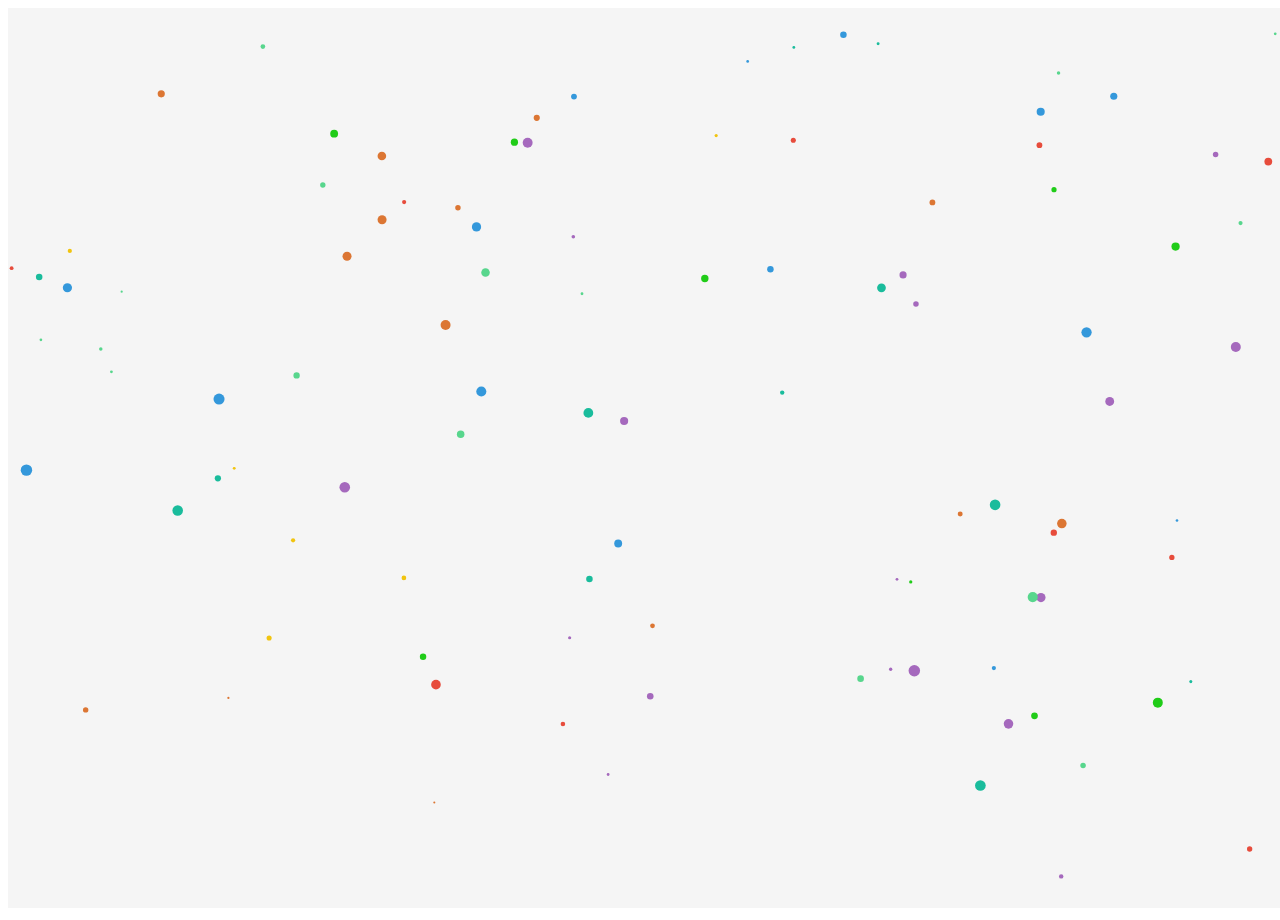
<file: Animated Background/index.html>
<!DOCTYPE html>
<html lang="en">

<head>
    <meta charset="UTF-8">
    <title>Canvas</title>
    <link rel="stylesheet" href="style.css" type="text/css">
</head>

<body>

    <canvas></canvas>

    <script src="https://cdnjs.cloudflare.com/ajax/libs/jquery/3.3.1/jquery.js"></script>
    <script src="script.js"></script>
</body>

</html>
</file>
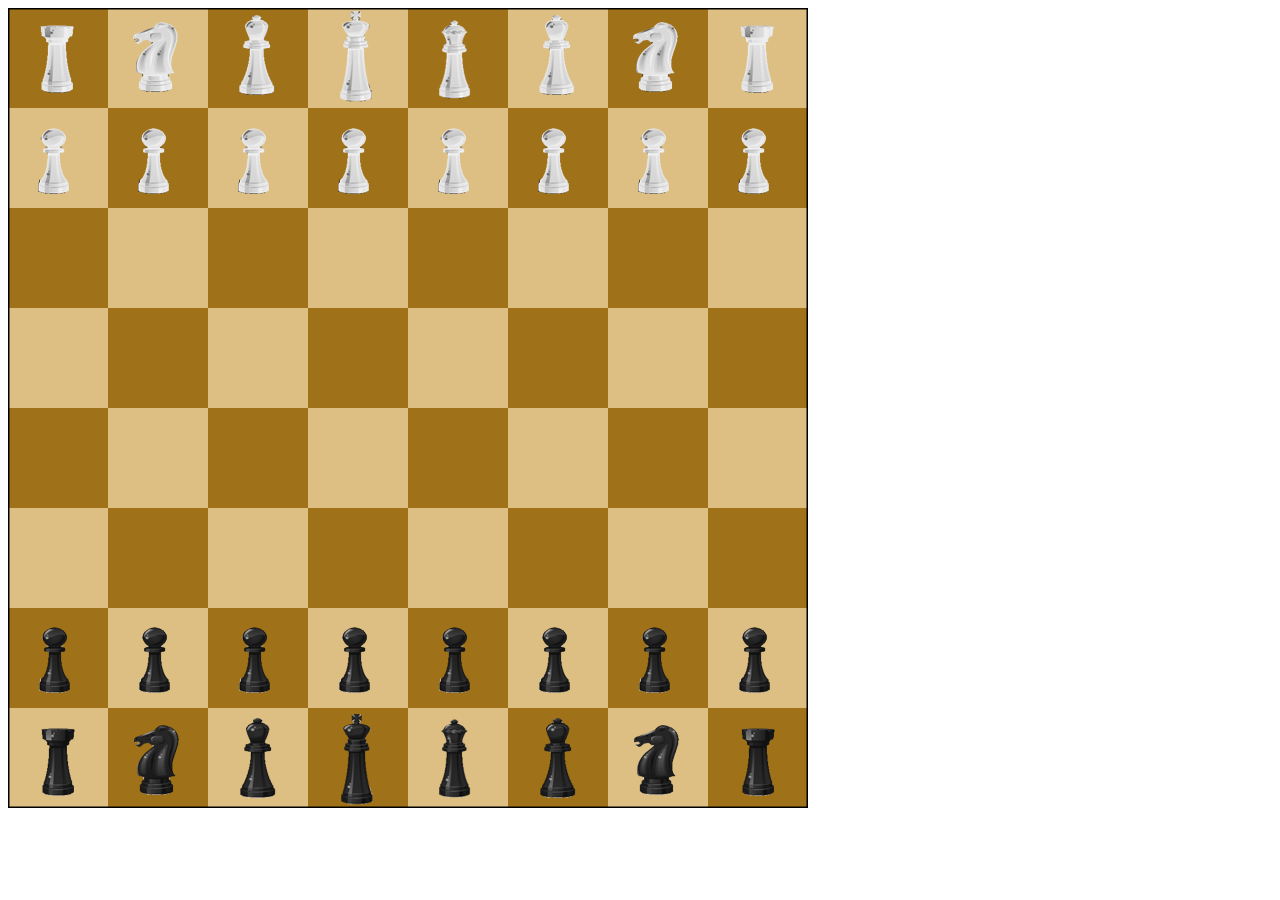
<file: Chess/index.html>
<!DOCTYPE html>
<html lang="en">
	<head>
		<meta charset="utf-8" />
		<title>HTML5 Canvas - Chess board</title>
		<script src='chess_board.js'></script>
	</head>
	<body onload='draw();'>
		<div>
			<canvas id="chess" width="800" height="800"></canvas>
		</div>
	</body>
</html>
</file>
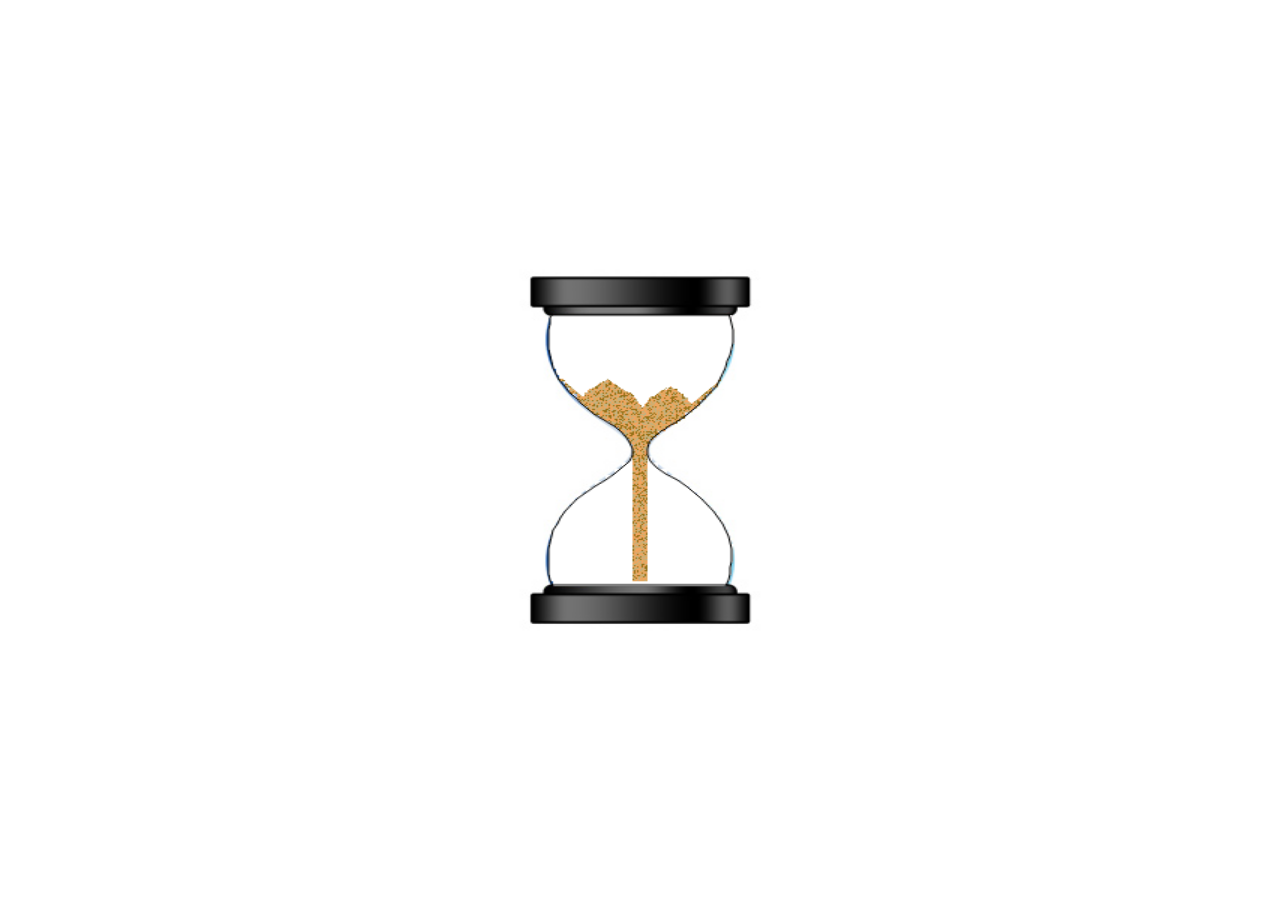
<file: Sand Timer/index.html>
<!DOCTYPE html>
<html lang="en">
	<head>
		<meta charset="utf-8" />
        <title>Sand Timer</title>
        <link rel="stylesheet" href="style.css">
		<script src='sand_timer.js'></script>
	</head>
	<body onload='init();'>
		<canvas id="sand" width="400" height="320">Canvas not supported</canvas>
	</body>
</html>
</file>
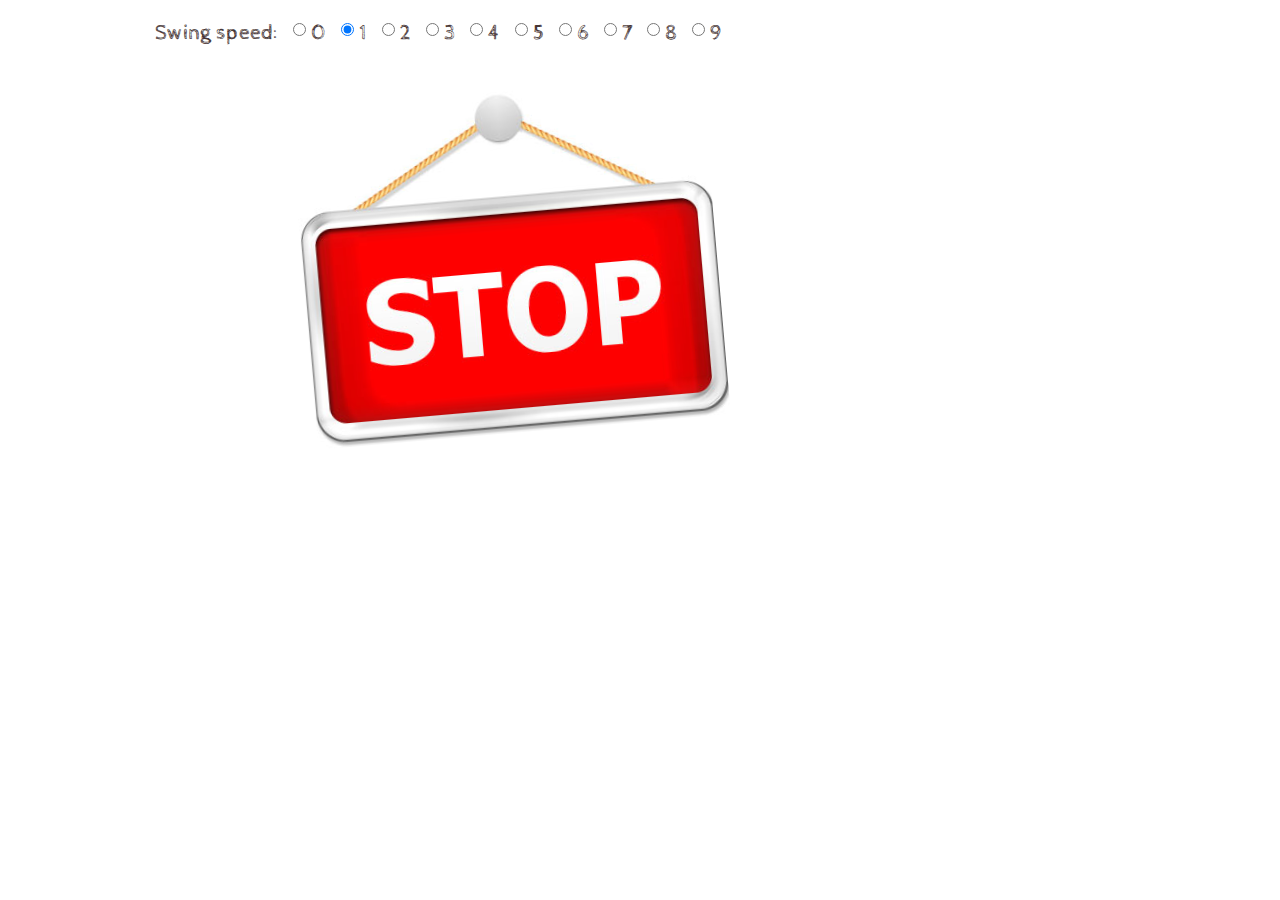
<file: Swing/index.html>
<!DOCTYPE html>
<html lang="en">
	<head>
		<meta charset="utf-8" />
		<title>Swing</title>
		<link rel="stylesheet" type="text/css" href="swing.css" media="all" />
		<link href='http://fonts.googleapis.com/css?family=Cabin+Sketch:400,700' rel='stylesheet' type='text/css'>
		<script src="//ajax.googleapis.com/ajax/libs/jquery/1.7.1/jquery.min.js"></script>
		<script src="swing.js"></script>
	</head>
	<body>
		<header>
			<img id='swing' src="red-sign.jpg?v=1" alt="">
		</header>
		<div id="defaultSlider">
			<label id='swingTitle'>Swing speed:</label>
			<input type="radio" value="0" id='level0' name='level' />
			<label for='level0'>0</label>
			<input type="radio" value="1" id='level1' name='level' checked="checked" />
			<label for='level1'>1</label>
			<input type="radio" value="2" id='level2' name='level' />
			<label for='level2'>2</label>
			<input type="radio" value="3" id='level3' name='level' />
			<label for='level3'>3</label>
			<input type="radio" value="4" id='level4' name='level' />
			<label for='level4'>4</label>
			<input type="radio" value="5" id='level5' name='level' />
			<label for='level5'>5</label>
			<input type="radio" value="6" id='level6' name='level' />
			<label for='level6'>6</label>
			<input type="radio" value="7" id='level7' name='level' />
			<label for='level7'>7</label>
			<input type="radio" value="8" id='level8' name='level' />
			<label for='level8'>8</label>
			<input type="radio" value="9" id='level9' name='level' />
			<label for='level9'>9</label>
		</div>
	</body>
</html>
</file>
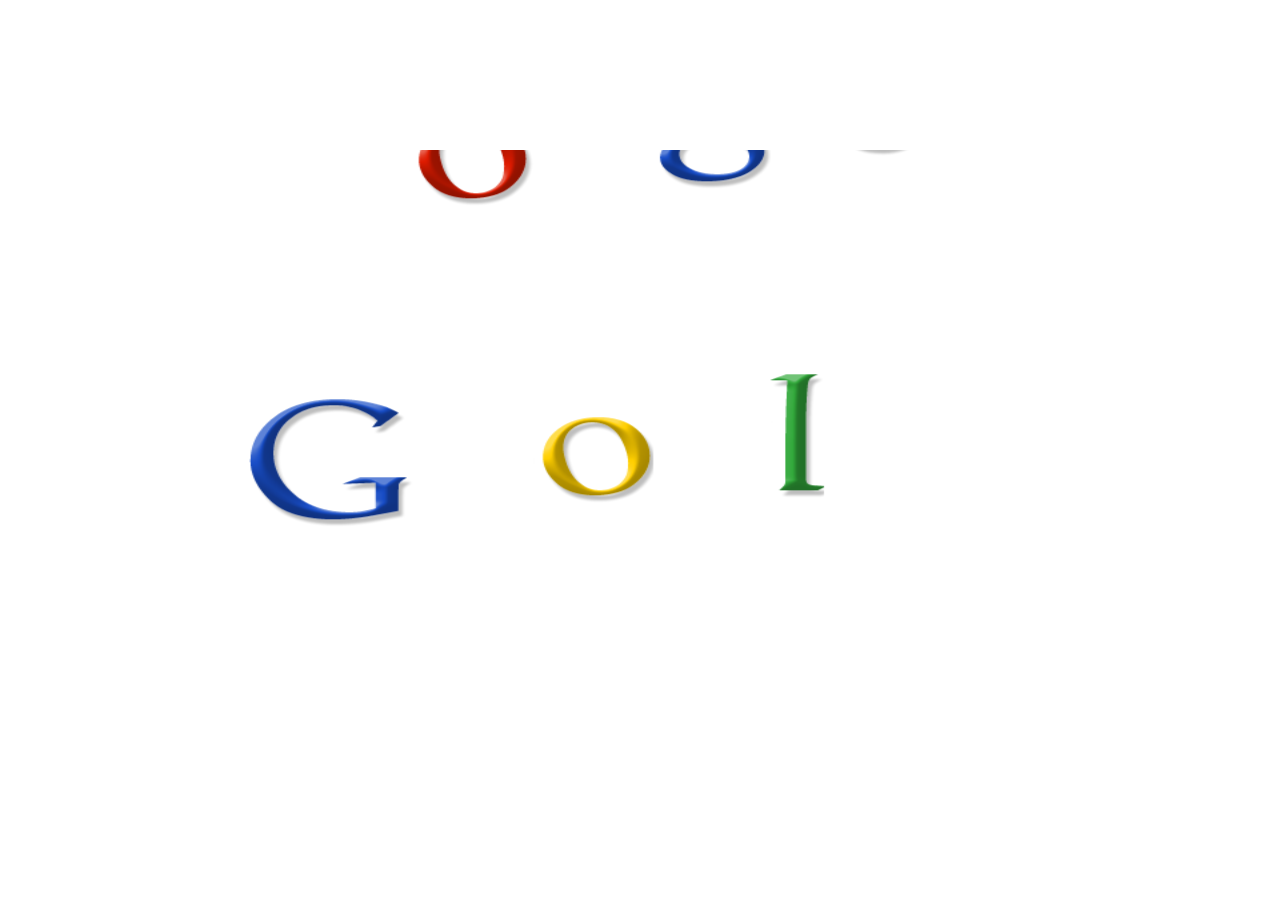
<file: Bounce/sources/index.html>
<!DOCTYPE html>
<html lang="en">
	<head>
        <meta charset="utf-8" />
        <title>Bounce Animation</title>
        <link rel="stylesheet" href="style.css">
		<script src='bounce.js'></script>
        <script src='letter.js'></script>
        
	</head>
	<body>
		<canvas id="canvas" width="600" height="600">Canvas Not Supported</canvas>
	</body>
</html>
</file>
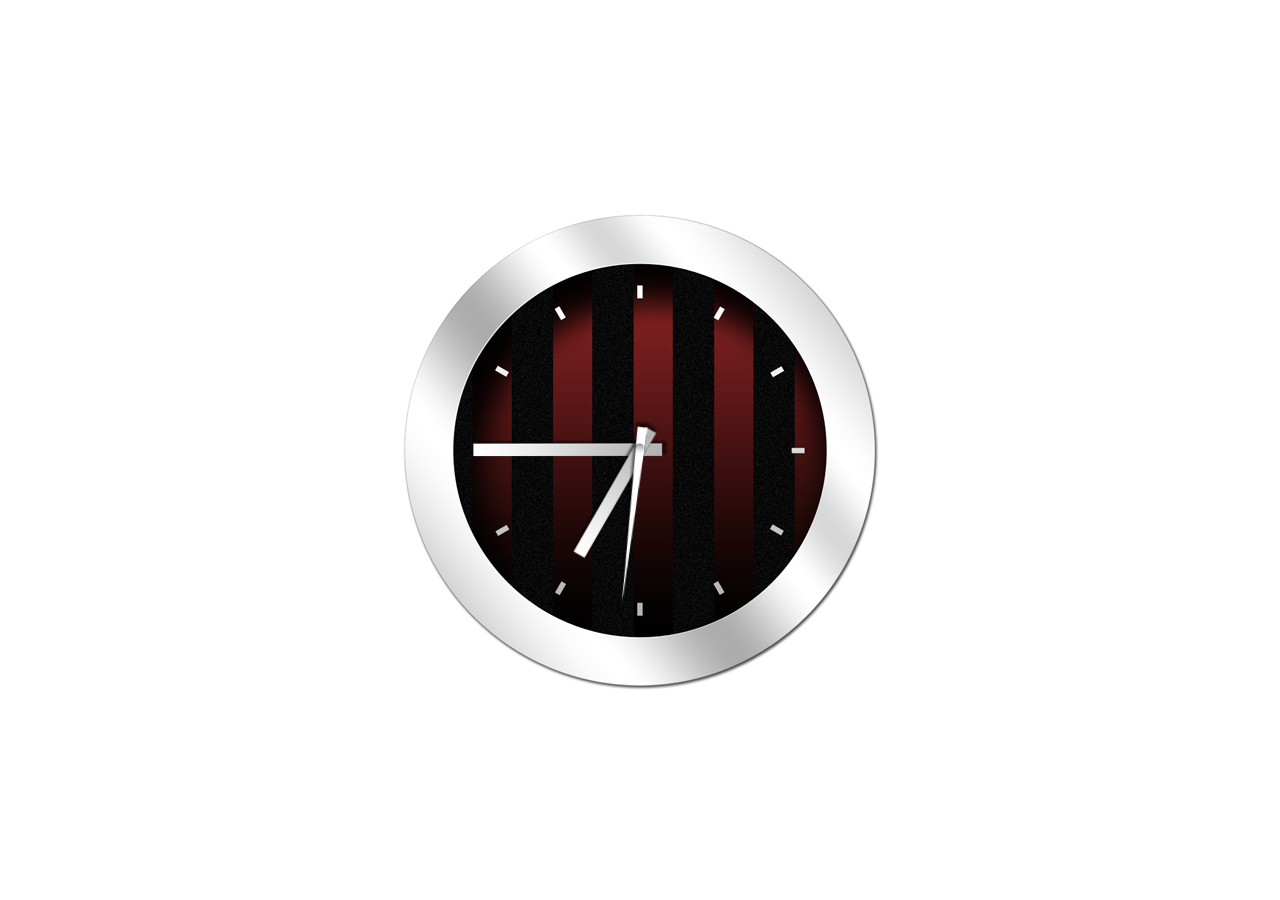
<file: Analogue Clock/analogue_clock.html>
<!DOCTYPE html>
<html lang="en">
	<head>
		<meta charset="utf-8" />
        <title>Analogue Clock</title>
        <link rel="stylesheet" href="style.css">
		<script src='analogue_clock.js'></script>
	</head>
	<body onload='init();'>
		<canvas id="clock" width="500" height="500"></canvas>
	</body>
</html>
</file>
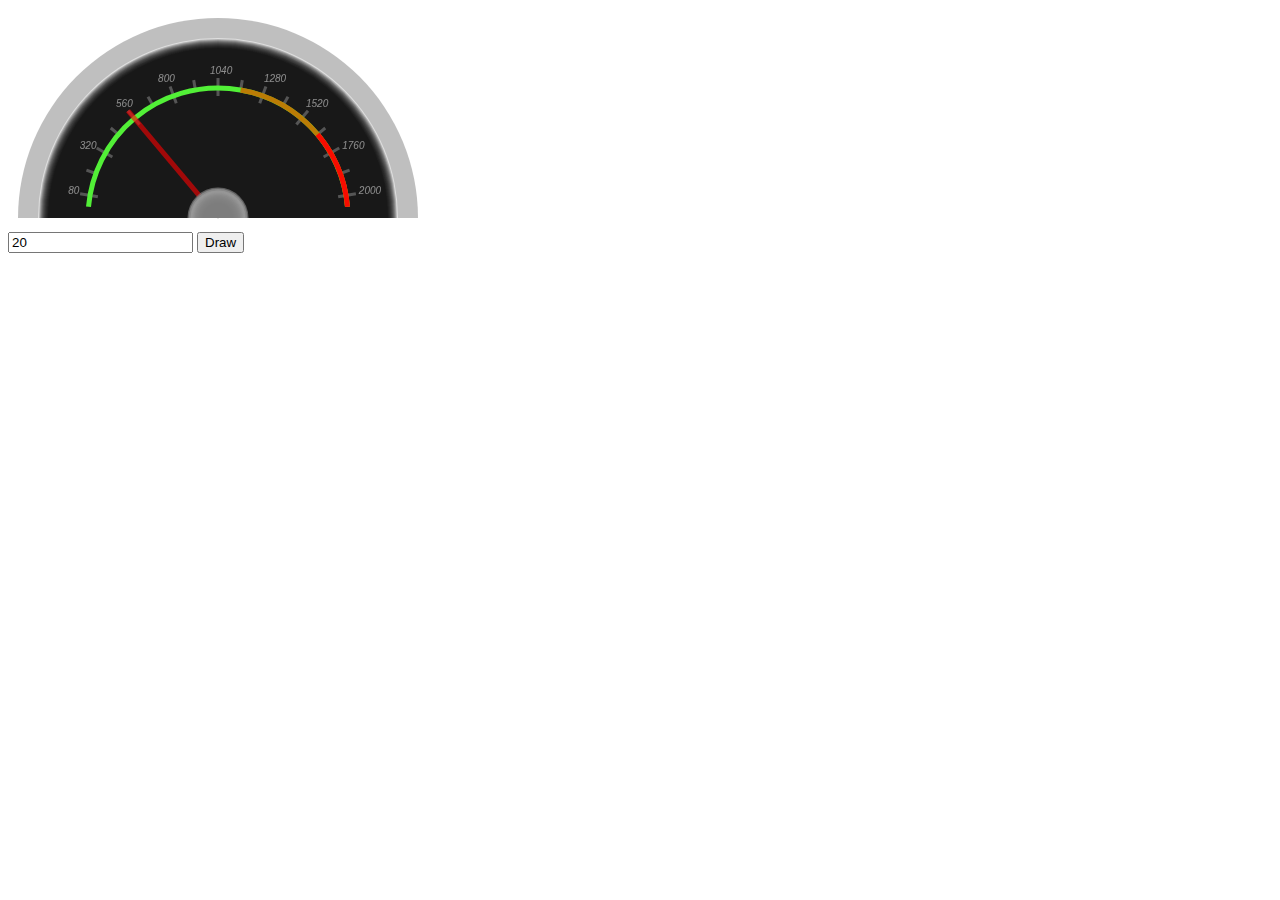
<file: Speedmeter/canvas.html>
<!DOCTYPE html>
<html lang="en">
	<head>
		<meta charset="utf-8" />
		<title>Speedometer HTML5 Canvas</title>
		<script src="speedometer.js"></script>
	</head>
	<body onload='draw(0);'>
		<canvas id="tutorial" width="440" height="220">
			Canvas not available.
		</canvas>
		<div>
			<form id="drawTemp">
				<input type="text" id="txtSpeed" name="txtSpeed" value="20" maxlength="2"/>
				<input type="button" value="Draw" onclick="drawWithInputValue();">
			</form>
		</div>
	</body>
</html>
</file>
<file: Animated Background/style.css>
canvas {
    background-color: whitesmoke;
}
</file>
<file: Sand Timer/style.css>
canvas {
    padding: 0;
    margin: auto;
    display: block;
    width: 600px;
    height: 400px;
    position: absolute;
    top: 0;
    bottom: 0;
    left: 0;
    right: 0;
}
</file>
<file: Swing/swing.css>
body {
	margin: 0 auto;
	padding-bottom: 15px;
	width: 700px;
}
img {
	border: none;
}
header img {
	width: 414px;
	position: relative;
	top: -200px;
}

img {
	-webkit-transition: all 1s ease-in-out;
	-moz-transition: all 1s ease-in-out;
	-o-transition: all 1s ease-in-out;
	-ms-transition: all 1s ease-in-out;
	transition: all 1s ease-in-out;
}

.imgRight5 {
	-webkit-transform: rotate(5deg);
	-moz-transform: rotate(5deg);
	-o-transform: rotate(5deg);
	-ms-transform: rotate(5deg);
	transform: rotate(5deg);
}

.imgLeft5 {
	-webkit-transform: rotate(-5deg);
	-moz-transform: rotate(-5deg);
	-o-transform: rotate(-5deg);
	-ms-transform: rotate(-5deg);
	transform: rotate(-5deg);
}

.imgRight10 {
	-webkit-transform: rotate(10deg);
	-moz-transform: rotate(10deg);
	-o-transform: rotate(10deg);
	-ms-transform: rotate(10deg);
	transform: rotate(10deg);
}

.imgLeft10 {
	-webkit-transform: rotate(-10deg);
	-moz-transform: rotate(-10deg);
	-o-transform: rotate(-10deg);
	-ms-transform: rotate(-10deg);
	transform: rotate(-10deg);
}

.imgRight15 {
	-webkit-transform: rotate(15deg);
	-moz-transform: rotate(15deg);
	-o-transform: rotate(15deg);
	-ms-transform: rotate(15deg);
	transform: rotate(15deg);
}

.imgLeft15 {
	-webkit-transform: rotate(-15deg);
	-moz-transform: rotate(-15deg);
	-o-transform: rotate(-15deg);
	-ms-transform: rotate(-15deg);
	transform: rotate(-15deg);
}

.imgRight20 {
	-webkit-transform: rotate(20deg);
	-moz-transform: rotate(20deg);
	-o-transform: rotate(20deg);
	-ms-transform: rotate(20deg);
	transform: rotate(20deg);
}

.imgLeft20 {
	-webkit-transform: rotate(-20deg);
	-moz-transform: rotate(-20deg);
	-o-transform: rotate(-20deg);
	-ms-transform: rotate(-20deg);
	transform: rotate(-20deg);
}

.imgRight25 {
	-webkit-transform: rotate(25deg);
	-moz-transform: rotate(25deg);
	-o-transform: rotate(25deg);
	-ms-transform: rotate(25deg);
	transform: rotate(25deg);
}

.imgLeft25 {
	-webkit-transform: rotate(-25deg);
	-moz-transform: rotate(-25deg);
	-o-transform: rotate(-25deg);
	-ms-transform: rotate(-25deg);
	transform: rotate(-25deg);
}

.imgRight30 {
	-webkit-transform: rotate(30deg);
	-moz-transform: rotate(30deg);
	-o-transform: rotate(30deg);
	-ms-transform: rotate(30deg);
	transform: rotate(30deg);
}

.imgLeft30 {
	-webkit-transform: rotate(-30deg);
	-moz-transform: rotate(-30deg);
	-o-transform: rotate(-30deg);
	-ms-transform: rotate(-30deg);
	transform: rotate(-30deg);
}

.imgRight35 {
	-webkit-transform: rotate(35deg);
	-moz-transform: rotate(35deg);
	-o-transform: rotate(35deg);
	-ms-transform: rotate(35deg);
	transform: rotate(35deg);
}

.imgLeft35 {
	-webkit-transform: rotate(-35deg);
	-moz-transform: rotate(-35deg);
	-o-transform: rotate(-35deg);
	-ms-transform: rotate(-35deg);
	transform: rotate(-35deg);
}

.imgRight40 {
	-webkit-transform: rotate(40deg);
	-moz-transform: rotate(40deg);
	-o-transform: rotate(40deg);
	-ms-transform: rotate(40deg);
	transform: rotate(40deg);
}

.imgLeft40 {
	-webkit-transform: rotate(-40deg);
	-moz-transform: rotate(-40deg);
	-o-transform: rotate(-40deg);
	-ms-transform: rotate(-40deg);
	transform: rotate(-40deg);
}

.imgRight45 {
	-webkit-transform: rotate(45deg);
	-moz-transform: rotate(45deg);
	-o-transform: rotate(45deg);
	-ms-transform: rotate(45deg);
	transform: rotate(45deg);
}

.imgLeft45 {
	-webkit-transform: rotate(-45deg);
	-moz-transform: rotate(-45deg);
	-o-transform: rotate(-45deg);
	-ms-transform: rotate(-45deg);
	transform: rotate(-45deg);
}

#defaultSlider {
	position: absolute;
	top: 5px;
	left: 5px;
	padding-left: 150px;
}

#defaultSlider img {
	float: left;
}

#defaultSlider input {
	float: left;
	margin-top: 18px;
	margin-left: 15px;
	margin-right: 5px;
}

#defaultSlider label {
	float: left;
	margin-top: 15px;
	font-size: 16pt;
	color: #473636;
}


label {
	cursor: pointer;
	font-family: 'Cabin Sketch', cursive;
}
</file>
<file: Bounce/sources/style.css>
* {
    width: 0;
    height: 0;
    box-sizing: border-box;
}

canvas {
    padding: 0;
    margin: auto;
    display: block;
    width: 800px;
    height: 600px;
    position: absolute;
    top: 0;
    bottom: 0;
    left: 0;
    right: 0;
}
</file>
<file: Analogue Clock/style.css>
canvas {
    padding: 0;
    margin: auto;
    display: block;
    width: 500px;
    height: 500px;
    position: absolute;
    top: 0;
    bottom: 0;
    left: 0;
    right: 0;
}
</file>
